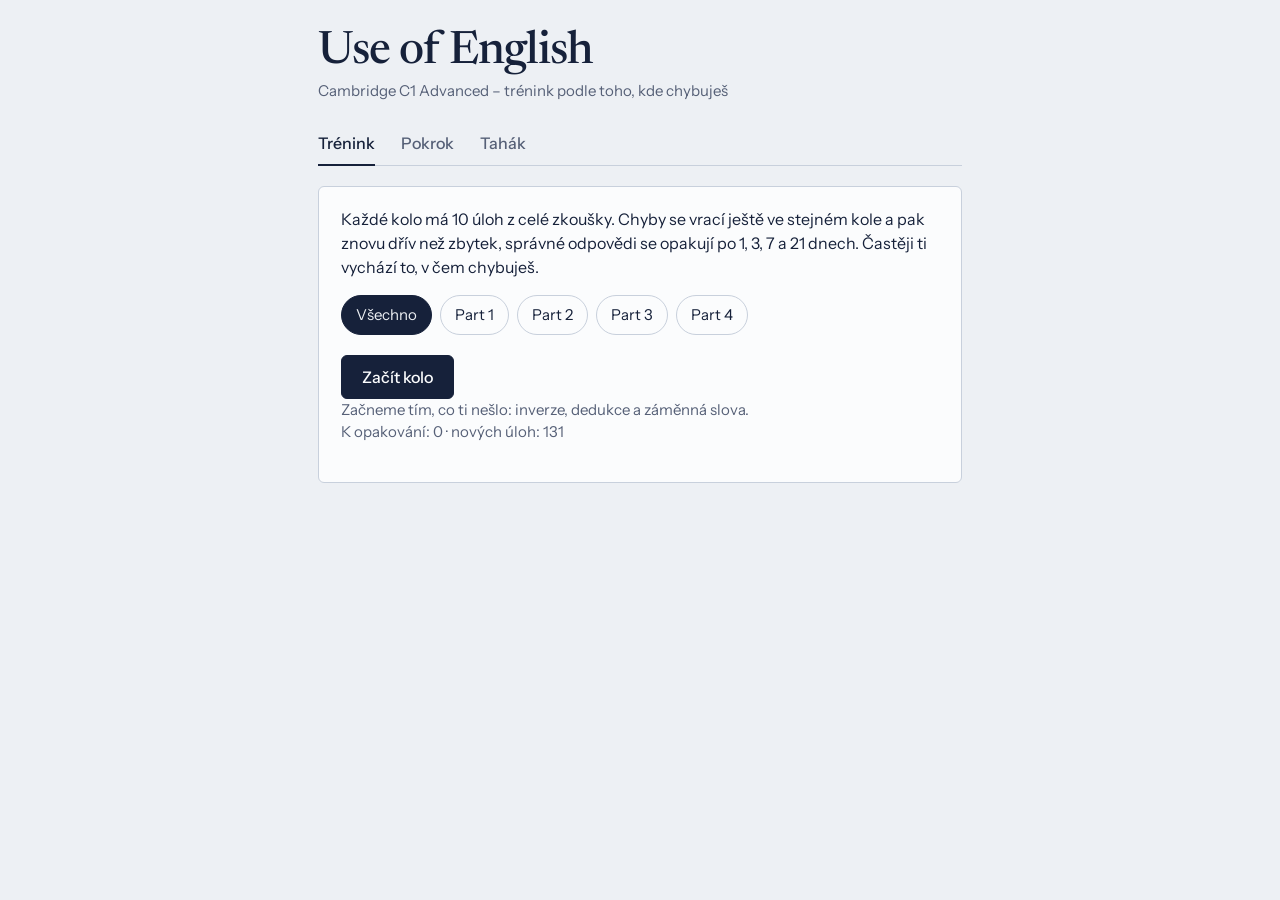
<file: _legacy/uoe-original.html>
<!DOCTYPE html>
<html lang="cs">
<head>
<meta charset="utf-8">
<meta name="viewport" content="width=device-width, initial-scale=1, viewport-fit=cover">
<title>Use of English – C1 trénink</title>
<link rel="manifest" href="manifest.json">
<link rel="icon" href="icon-192.png">
<link rel="apple-touch-icon" href="icon-192.png">
<meta name="theme-color" content="#16213A">
<link rel="preconnect" href="https://fonts.googleapis.com">
<link rel="preconnect" href="https://fonts.gstatic.com" crossorigin>
<link href="https://fonts.googleapis.com/css2?family=Caveat:wght@600&family=Instrument+Sans:wght@400;500;600&family=Newsreader:ital,opsz,wght@0,6..72,400;0,6..72,500;0,6..72,600;1,6..72,400&display=swap" rel="stylesheet">
<style>
:root{
  --paper:#EDF0F4; --sheet:#FBFCFD; --ink:#16213A; --muted:#566077; --rule:#C8D0DC;
  --soft:#E3E8EF; --red:#C4262D; --green:#1B7A4C; --hl:#FFF0A6;
  --accent:#16213A; --accent-ink:#FBFCFD;
  --serif:"Newsreader", Georgia, "Times New Roman", serif;
  --sans:"Instrument Sans", system-ui, -apple-system, "Segoe UI", Roboto, sans-serif;
  --hand:"Caveat", "Segoe Script", "Bradley Hand", "Comic Sans MS", cursive;
  box-sizing:border-box;
  padding-top:env(safe-area-inset-top,0px);
  padding-bottom:env(safe-area-inset-bottom,0px);
}
@media (prefers-color-scheme: dark){
  :root:not([data-theme="light"]){
    --paper:#0E1320; --sheet:#171E2F; --ink:#E8EDF7; --muted:#9AA5BB; --rule:#2B3550;
    --soft:#202A40; --red:#FF7A7A; --green:#62D39C; --hl:#4B4521;
    --accent:#E8EDF7; --accent-ink:#0E1320;
  }
}
:root[data-theme="dark"]{
  --paper:#0E1320; --sheet:#171E2F; --ink:#E8EDF7; --muted:#9AA5BB; --rule:#2B3550;
  --soft:#202A40; --red:#FF7A7A; --green:#62D39C; --hl:#4B4521;
  --accent:#E8EDF7; --accent-ink:#0E1320;
}
html{scroll-padding-top:env(safe-area-inset-top,0px)}
*,*::before,*::after{box-sizing:inherit}
body{margin:0;background:var(--paper);color:var(--ink);font-family:var(--sans);font-size:16px;line-height:1.5;-webkit-text-size-adjust:100%}
main{max-width:680px;margin:0 auto;padding:22px 18px 56px}
h1{font-family:var(--serif);font-weight:500;font-size:clamp(34px,8vw,46px);line-height:1.05;letter-spacing:-0.02em;margin:6px 0 4px}
.sub{margin:0 0 18px;color:var(--muted);font-size:15px}
nav{display:flex;gap:26px;border-bottom:1px solid var(--rule);margin-bottom:20px}
.tab{appearance:none;background:none;border:0;border-bottom:2px solid transparent;padding:10px 0 9px;margin-bottom:-1px;font:inherit;font-weight:500;color:var(--muted);cursor:pointer}
.tab[aria-selected="true"]{color:var(--ink);border-bottom-color:var(--ink)}
button{font-family:inherit}
:focus-visible{outline:3px solid #4C8DFF;outline-offset:2px;border-radius:4px}

.sheet{background:var(--sheet);border:1px solid var(--rule);border-radius:6px;padding:20px 22px 22px}
.meta{display:flex;justify-content:space-between;align-items:center;gap:12px;color:var(--muted);font-size:14px;margin-bottom:10px}
.bar{height:3px;background:var(--soft);border-radius:2px;margin:0 0 18px;overflow:hidden}
.bar>i{display:block;height:100%;background:var(--ink);transition:width .3s}
.again{background:var(--hl);color:var(--ink);padding:1px 9px;border-radius:10px;font-size:13px;font-weight:500}

.orig{font-family:var(--serif);font-size:19px;line-height:1.55;margin:0 0 14px;color:var(--ink)}
.keyrow{display:flex;align-items:center;gap:12px;margin:0 0 14px;flex-wrap:wrap}
.keybox{display:inline-block;border:1.5px solid var(--ink);border-radius:3px;padding:2px 12px;font-weight:600;letter-spacing:.06em;font-size:15px;background:var(--sheet)}
.keybox.inline{margin-left:12px;vertical-align:2px}
.note{color:var(--muted);font-size:13px}
.text{font-family:var(--serif);font-size:clamp(20px,4.6vw,23px);line-height:2.15;margin:0 0 18px}
.gap-in{font:inherit;color:var(--ink);background:transparent;border:0;border-bottom:2px solid var(--ink);border-radius:0;text-align:center;padding:0 4px;max-width:100%;min-width:6ch}
.gap-in:focus{outline:none;background:var(--hl)}
.gap-blank{display:inline-block;width:5.5ch;border-bottom:2px solid var(--ink);vertical-align:-2px}
.filled{padding:0 .2em;border-bottom:2px solid var(--ink)}
.filled.ok{border-bottom-color:var(--green);color:var(--green);font-weight:500}
.filled.ok::after{content:" ✓";font-family:var(--sans);font-size:.8em}
.filled.bad{border-bottom:0}
.filled.bad s{text-decoration-color:var(--red);text-decoration-thickness:2px;color:var(--muted)}
.pen{display:inline-block;font-family:var(--hand);font-weight:600;font-size:1.3em;line-height:1;color:var(--red);margin-left:.4em;transform:rotate(-2deg);animation:write .55s ease-out both}
@keyframes write{from{clip-path:inset(-4px 100% -4px 0)}to{clip-path:inset(-4px 0 -4px 0)}}

.row{display:flex;gap:10px;flex-wrap:wrap;align-items:center}
.btn{appearance:none;font-size:16px;font-weight:500;min-height:44px;padding:0 20px;border-radius:6px;cursor:pointer;border:1.5px solid var(--ink)}
.btn.primary{background:var(--accent);color:var(--accent-ink)}
.btn.ghost{background:transparent;color:var(--ink);border-color:var(--rule)}
.btn.ghost:hover{border-color:var(--ink)}
.hint{margin:12px 0 0;color:var(--muted);font-size:14px;min-height:1.2em}

.opts{display:grid;gap:8px;margin:0 0 16px}
.opt{appearance:none;display:flex;gap:12px;align-items:baseline;text-align:left;width:100%;min-height:46px;padding:10px 14px;background:transparent;color:var(--ink);border:1.5px solid var(--rule);border-radius:6px;font-family:var(--serif);font-size:19px;cursor:pointer}
.opt i{font-family:var(--sans);font-style:normal;font-size:14px;color:var(--muted);width:1ch}
.opt:hover:not(:disabled){border-color:var(--ink)}
.opt:disabled{cursor:default}
.opt.right{border-color:var(--green);background:color-mix(in srgb,var(--green) 12%,transparent)}
.opt.wrong{border-color:var(--red);background:color-mix(in srgb,var(--red) 10%,transparent);text-decoration:line-through;text-decoration-color:var(--red)}

.fb{border-left:3px solid var(--green);padding:2px 0 2px 14px;margin:0 0 18px}
.fb.bad{border-left-color:var(--red)}
.fb .verdict{margin:0 0 4px;font-weight:600}
.fb .why{margin:0;font-size:15.5px}
.fb .alts{margin:6px 0 0;font-size:14px;color:var(--muted)}

.home p{margin:0 0 16px}
.chips{display:flex;gap:8px;flex-wrap:wrap;margin:0 0 20px}
.chip{appearance:none;min-height:40px;padding:0 14px;border-radius:20px;border:1.5px solid var(--rule);background:transparent;color:var(--ink);font-size:15px;cursor:pointer}
.chip[aria-pressed="true"]{background:var(--ink);color:var(--paper);border-color:var(--ink)}
.plan{color:var(--muted);font-size:15px;margin:16px 0 0}

.score{font-family:var(--serif);font-size:clamp(34px,8vw,44px);line-height:1.1;margin:0 0 4px}
.errs{margin:18px 0 20px;padding:0;list-style:none;display:grid;gap:14px}
.errs li{font-family:var(--serif);font-size:18px;line-height:1.7;border-top:1px solid var(--rule);padding-top:12px}
.errs b{font-weight:600;color:var(--green)}

.grid{display:grid;grid-template-columns:repeat(auto-fit,minmax(130px,1fr));gap:10px;margin:0 0 22px}
.stat{border:1px solid var(--rule);border-radius:6px;padding:12px 14px;background:var(--sheet)}
.stat b{display:block;font-family:var(--serif);font-size:28px;font-weight:500;line-height:1.1}
.stat span{font-size:13.5px;color:var(--muted)}
h2{font-family:var(--serif);font-weight:500;font-size:24px;margin:26px 0 10px}
.cats{display:grid;gap:12px}
.cat .top{display:flex;justify-content:space-between;gap:10px;font-size:15px;margin-bottom:4px}
.cat .top span:last-child{color:var(--muted)}
.cat .track{height:8px;background:var(--soft);border-radius:4px;overflow:hidden}
.cat .track i{display:block;height:100%;background:var(--ink);border-radius:4px}
.cat .track i.low{background:var(--red)}
.link-btn{appearance:none;background:none;border:0;padding:0;color:var(--muted);font-size:14px;text-decoration:underline;cursor:pointer}

.cheat details{border-bottom:1px solid var(--rule);padding:4px 0}
.cheat summary{cursor:pointer;font-family:var(--serif);font-size:20px;padding:12px 0;list-style:none}
.cheat summary::-webkit-details-marker{display:none}
.cheat summary::after{content:"+";float:right;color:var(--muted)}
.cheat details[open] summary::after{content:"–"}
.cheat .body{padding:0 0 14px;font-size:15.5px}
.cheat .body p{margin:0 0 10px}
.cheat .body ul{margin:0 0 10px;padding-left:20px}
.cheat .body li{margin:3px 0}
.cheat em{font-family:var(--serif);font-size:17px}

@media (prefers-reduced-motion:reduce){*{transition:none!important;animation:none!important}}
</style>
</head>
<body>
<main>
  <h1>Use of English</h1>
  <p class="sub" id="sub">Cambridge C1 Advanced – trénink podle toho, kde chybuješ</p>
  <nav role="tablist" aria-label="Sekce">
    <button class="tab" role="tab" data-v="train" aria-selected="true">Trénink</button>
    <button class="tab" role="tab" data-v="stats" aria-selected="false">Pokrok</button>
    <button class="tab" role="tab" data-v="cheat" aria-selected="false">Tahák</button>
  </nav>
  <div id="stage"></div>
</main>

<script>
/* ---------- helpers ---------- */
const $ = (s, r=document) => r.querySelector(s);
const esc = s => String(s).replace(/&/g,"&amp;").replace(/</g,"&lt;").replace(/>/g,"&gt;").replace(/"/g,"&quot;");
const norm = s => String(s).toLowerCase().replace(/[’‘`´]/g,"'").replace(/[.,;!?]+/g," ").replace(/\s+/g," ").trim();
const plural = n => n===1 ? "slovo" : (n>=2 && n<=4 ? "slova" : "slov");
const shuffle = a => { for(let i=a.length-1;i>0;i--){const j=Math.floor(Math.random()*(i+1));[a[i],a[j]]=[a[j],a[i]];} return a; };

/* ---------- question bank ---------- */
const CATS = {
  inv:"Inverze", ded:"Modály – dedukce", pas:"Trpný rod a have sth done", cond:"Podmínky a wish",
  link:"Spojky a protiklad", prep:"Předložky a vazby", gram:"Gramatické struktury",
  wfa:"Tvoření slov – předpony a přípony", wfc:"Tvoření slov – záměnná slova", col:"Kolokace a frázová slovesa"
};
const PARTS = {1:"Part 1 · výběr z možností", 2:"Part 2 · doplň jedno slovo", 3:"Part 3 · tvoření slov", 4:"Part 4 · přeformulování"};

const kt=(id,cat,a,key,text,ans,why)=>({id,part:4,type:"kt",cat,a,key,text,ans,why});
const oc=(id,cat,text,ans,why)=>({id,part:2,type:"oc",cat,text,ans,why});
const wf=(id,cat,text,key,ans,why)=>({id,part:3,type:"wf",cat,text,key,ans,why});
const mc=(id,cat,text,opts,correct,why)=>({id,part:1,type:"mc",cat,text,opts,correct,why});

const BANK = [
/* Part 4 */
kt("kt01","inv","I only realised I'd lost my keys when I got home.","UNTIL","Not ____ I realised I'd lost my keys.",["until I got home did","until I arrived home did","until I got back home did","until I reached home did"],"Po „Not until“ následuje inverze: Not until + okolnost + pomocné sloveso + podmět → Not until I got home did I realise."),
kt("kt02","inv","The lights went out immediately after we sat down.","SOONER","No ____ than the lights went out.",["sooner had we sat down","sooner had we sat","sooner had we taken our seats"],"No sooner + had + podmět + 3. tvar … than + minulý čas. Je to inverze, proto had před „we“."),
kt("kt03","inv","I have never been treated so rudely before.","NEVER","____ so rudely before.",["never have I been treated"],"Never na začátku věty → pomocné sloveso před podmět: Never have I been treated."),
kt("kt04","ded","Perhaps she missed the train.","MIGHT","She ____ the train.",["might have missed"],"might / may / could + have + 3. tvar = možná se to stalo v minulosti."),
kt("kt05","ded","I'm sure he didn't see me, otherwise he would have said hello.","CAN'T","He ____ me, otherwise he would have said hello.",["can't have seen"],"can't have + 3. tvar = určitě se to nestalo. Klíčové slovo se nesmí měnit, „can not“ ani „cannot“ by neprošlo."),
kt("kt06","ded","She will certainly be delighted with the news.","BOUND","She ____ delighted with the news.",["is bound to be"],"be bound to + infinitiv = určitě, nevyhnutelně."),
kt("kt07","pas","A mechanic repaired my car yesterday.","HAD","I ____ yesterday.",["had my car repaired"],"have + předmět + 3. tvar = nechat si něco udělat."),
kt("kt08","pas","It is thought that the thief entered through the window.","THOUGHT","The thief ____ entered through the window.",["is thought to have"],"Osobní trpný rod: is thought to + infinitiv. Když se děj stal dřív: to have + 3. tvar."),
kt("kt09","cond","I would have failed without your help.","HAD","____ your help, I would have failed.",["had it not been for"],"Had it not been for = if it hadn't been for. Inverze nahrazuje „if“ ve 3. kondicionálu."),
kt("kt10","cond","I regret not saving more money when I was younger.","WISH","I ____ more money when I was younger.",["wish I had saved","wish I'd saved"],"wish + had + 3. tvar = lítost nad minulostí."),
kt("kt11","gram","The exam wasn't as easy as Jana had expected.","HARDER","The exam ____ Jana had expected.",["was harder than","was much harder than","was a lot harder than","was far harder than","was even harder than"],"not as easy as = harder than. Pozor na „than“, ne „as“."),
kt("kt12","gram","He is too young to drive.","ENOUGH","He ____ drive.",["is not old enough to","isn't old enough to"],"too + přídavné jméno = not + opačné přídavné jméno + enough."),
kt("kt13","link","Although it was raining, we went out.","SPITE","We went out ____ the rain.",["in spite of"],"in spite of + podstatné jméno (nebo -ing). Pozor: in spite OF, ale despite bez „of“."),
kt("kt14","pas","They are building a new bridge.","BEING","A new bridge ____ built.",["is being"],"Průběhový trpný rod: is / are being + 3. tvar."),
kt("kt15","gram","It doesn't matter how hard you try; you won't persuade her.","MATTER","No ____ you try, you won't persuade her.",["matter how hard"],"No matter how / what / who / where = ať už jak / co / kdo / kde."),
kt("kt16","inv","He had no idea that the police were watching him.","LITTLE","____ that the police were watching him.",["little did he know","little did he realise","little did he realize","little did he suspect"],"Little na začátku věty = vůbec ne: Little + did + podmět + základní tvar."),
kt("kt17","prep","This is definitely not the best solution.","MEANS","This is ____ the best solution.",["by no means"],"by no means = v žádném případě, rozhodně ne. Ustálené spojení, v Part 2 i 4 se opakuje."),

/* Part 2 */
oc("oc01","inv","Not only ____ it distract them from schoolwork, but it can also damage their self-esteem.",["does"],"Not only na začátku věty → inverze, v přítomném čase se použije does."),
oc("oc02","inv","Rarely ____ I seen such a beautiful view.",["have"],"Rarely / seldom / never + pomocné sloveso + podmět: Rarely have I seen."),
oc("oc03","inv","Hardly had we left the house ____ it started to snow.",["when","before"],"Hardly / scarcely had … when. Po „no sooner“ ale následuje than."),
oc("oc04","inv","No sooner had I arrived ____ it started to rain.",["than"],"No sooner … than. Po „hardly“ je when."),
oc("oc05","cond","Had I known about the problem, I ____ have helped.",["would","could","might"],"Had I known = If I had known (3. kondicionál), tedy would / could / might have + 3. tvar."),
oc("oc06","cond","If it ____ not been for your help, I would have failed.",["had"],"If it had not been for = kdyby nebylo."),
oc("oc07","prep","She insisted ____ paying for the meal.",["on"],"insist on + -ing."),
oc("oc08","prep","I'm not used ____ getting up so early.",["to"],"be used to + -ing = být zvyklý. (used to + infinitiv = dřív jsem)."),
oc("oc09","prep","She apologised ____ being late.",["for"],"apologise for + -ing."),
oc("oc10","prep","I look forward ____ hearing from you soon.",["to"],"look forward to + -ing."),
oc("oc11","gram","The more you practise, ____ better you'll become.",["the"],"the + srovnávací stupeň …, the + srovnávací stupeň = čím víc …, tím víc."),
oc("oc12","gram","It was such a long journey ____ we were exhausted.",["that"],"such + (a) + podstatné jméno + that … (so + přídavné jméno + that)."),
oc("oc13","link","____ the weather was terrible, the match went ahead.",["although","though"],"Although / though + celá věta. Despite a in spite of potřebují podstatné jméno nebo -ing."),
oc("oc14","link","He loves sport, ____ his brother prefers reading.",["whereas","while","but"],"whereas / while = zatímco (protiklad dvou osob nebo věcí)."),
oc("oc15","gram","I'd rather you ____ smoke in here.",["didn't"],"would rather + podmět + minulý čas = raději bych, abys …"),
oc("oc16","inv","Not until the end of the film ____ I realise who the killer was.",["did"],"Not until … → inverze s pomocným slovesem did."),
oc("oc17","prep","She is, ____ a doubt, the best candidate for the job.",["without","beyond"],"without a doubt / beyond a doubt = bez pochyby."),
oc("oc18","cond","If I ____ you, I would accept the offer.",["were","was"],"If I were you = být na tvém místě. Ve formálním jazyce preferuj were."),

/* Part 3 */
wf("wf01","wfc","Automation has greatly improved worker ____.","PRODUCE",["productivity"],"production = výroba (what is made), productivity = výkonnost, efektivita."),
wf("wf02","wfa","The film was so ____ that I fell asleep.","BORE",["boring"],"-ing = co způsobuje pocit (boring), -ed = kdo ho má (bored)."),
wf("wf03","wfa","She spoke ____ about her experiences abroad.","HONEST",["honestly"],"Příslovce: přídavné jméno + -ly."),
wf("wf04","wfa","The ____ of the new law is still unclear.","IMPLEMENT",["implementation"],"Sloveso na -ate/-ment → podstatné jméno na -ation: implement → implementation."),
wf("wf05","wfa","It is ____ to predict the weather months ahead.","POSSIBLE",["impossible"],"Před p, b, m se používá im- (impossible, impatient, immature)."),
wf("wf06","wfa","He was ____ by the news of his friend's death.","DEVASTATE",["devastated"],"Pocit u osoby = -ed. Slovo končí na -e, přidá se jen -d."),
wf("wf07","wfa","The team achieved remarkable ____ in a short time.","SUCCEED",["success"],"succeed (sloveso) → success (podstatné jméno) → successful (přídavné jméno)."),
wf("wf08","wfa","His ____ behaviour got him fired.","RESPONSIBLE",["irresponsible"],"Před r se píše ir- (irregular, irrelevant, irresponsible)."),
wf("wf09","wfc","We need a more ____ way of heating the house, to save money.","ECONOMY",["economical"],"economical = úsporný, economic = hospodářský, ekonomický."),
wf("wf10","wfc","The country is facing a serious ____ crisis.","ECONOMY",["economic"],"economic = týkající se ekonomiky země. economical = úsporný."),
wf("wf11","wfa","Her ____ to the job was obvious to everyone.","COMMIT",["commitment"],"commit → commitment (bez zdvojeného t před -ment)."),
wf("wf12","wfa","The two paintings are almost ____.","DISTINGUISH",["indistinguishable"],"in- + distinguish + -able = nerozlišitelný."),
wf("wf13","wfa","You should show more ____ towards other people's feelings.","SENSITIVE",["sensitivity"],"-ive → -ivity (sensitive → sensitivity, creative → creativity)."),
wf("wf14","wfa","The plan was ____ because it would have cost far too much.","PRACTICE",["impractical","impracticable"],"Záporná předpona im- před p: impractical."),
wf("wf15","wfc","The signing of the treaty was a ____ moment for the whole country.","HISTORY",["historic"],"historic = významný, přelomový. historical = týkající se historie."),
wf("wf16","wfc","Archaeologists found ____ evidence that the town was founded in 1850.","HISTORY",["historical"],"historical = historický, týkající se minulosti. historic = přelomový."),
wf("wf17","wfa","The ____ of the staff was impressive.","PROFESSION",["professionalism"],"profession → professional → professionalism (chování, přístup)."),

/* Part 1 */
mc("mc01","col","Whether he gets the job will ultimately ____ down to how well he does at the interview.",["come","go","fall","turn"],0,"come down to = v konečném důsledku záležet na."),
mc("mc02","col","Few musicians manage to ____ it big.",["make","take","do","get"],0,"make it big = prorazit, mít velký úspěch."),
mc("mc03","col","He refused to ____ his back on his principles.",["put","turn","set","keep"],1,"turn your back on = otočit se zády, zradit."),
mc("mc04","col","The new law will come ____ force next month.",["to","into","in","on"],1,"come into force = vstoupit v platnost."),
mc("mc05","col","____ to popular belief, goldfish have good memories.",["Contrary","Opposite","In contrast","Against"],0,"contrary to = na rozdíl od (tomu, co se tvrdí). in contrast to by chtělo „to“ a jiný smysl."),
mc("mc06","col","The film is ____ on a true story.",["based","built","made","set"],0,"be based on = vycházet z."),
mc("mc07","col","I'm not very ____ on the idea of living abroad.",["keen","fond","interested","pleased"],0,"keen on, ale fond of, interested in, pleased with."),
mc("mc08","col","The company is currently ____ investigation for tax fraud.",["under","in","on","at"],0,"under investigation / pressure / suspicion."),
mc("mc09","col","We can't afford to ____ any chances with safety.",["make","take","do","have"],1,"take a chance / a risk."),
mc("mc10","col","I take ____ with your claim that the plan is cheap.",["issue","point","matter","debate"],0,"take issue with = nesouhlasit s."),
mc("mc11","col","The government is under increasing ____ to cut taxes.",["pressure","force","strain","stress"],0,"under pressure = pod tlakem."),
mc("mc12","col","The meeting has been ____ off until next week.",["put","called","set","taken"],0,"put off = odložit, call off = zrušit."),

/* ---- rozšíření: Part 4 ---- */
kt("kt18","cond","I didn't go to the party because I was ill.","WOULD","I ____ to the party if I hadn't been ill.",["would have gone"],"3. kondicionál: if + had + 3. tvar → would have + 3. tvar."),
kt("kt19","pas","Someone stole my wallet on the train.","STOLEN","I ____ on the train.",["had my wallet stolen"],"have + předmět + 3. tvar se používá i pro nepříjemné věci, které se ti stanou."),
kt("kt20","ded","I'm sure they were tired after the long journey.","MUST","They ____ tired after the long journey.",["must have been"],"must have + 3. tvar = určitě to tak bylo."),
kt("kt21","inv","She won the race and she also broke the record.","ONLY","Not ____ the race, but she also broke the record.",["only did she win"],"Not only na začátku věty → inverze: Not only did she win."),
kt("kt22","inv","You must not open this door under any circumstances.","CIRCUMSTANCES","Under no ____ open this door.",["circumstances must you","circumstances should you"],"Under no circumstances + modální sloveso + podmět."),
kt("kt23","inv","I only understood the problem when he explained it.","DID","Only when he explained it ____ the problem.",["did I understand"],"Only when / only after + vedlejší věta → inverze v hlavní: did I understand."),
kt("kt24","gram","It was such a boring film that we left early.","SO","The film ____ we left early.",["was so boring that"],"such a + podstatné jméno = so + přídavné jméno (+ that)."),
kt("kt25","gram","I find it hard to get up early.","USED","I'm not ____ up early.",["used to getting"],"be used to + -ing = být na něco zvyklý."),
kt("kt26","gram","She hasn't seen him for ten years.","LAST","The ____ him was ten years ago.",["last time she saw"],"The last time + minulý čas prostý = naposledy."),
kt("kt27","gram","I'd advise you to see a doctor.","BETTER","You ____ a doctor.",["had better see"],"had better + infinitiv bez to = měl bys radši."),
kt("kt28","pas","The police are questioning two men.","BEING","Two men ____ by the police.",["are being questioned"],"Průběhový trpný rod: are being + 3. tvar."),
kt("kt29","prep","I'm sorry I didn't call you earlier.","APOLOGISE","I ____ you earlier.",["apologise for not calling","apologize for not calling","apologise for not having called"],"apologise for + -ing (záporně: for not + -ing)."),
kt("kt30","gram","It's not worth taking a taxi.","POINT","There ____ a taxi.",["is no point in taking","is no point taking"],"There is no point in + -ing = nemá smysl."),
kt("kt31","cond","You can borrow my car as long as you drive carefully.","PROVIDED","You can borrow my car ____ carefully.",["provided that you drive","provided you drive"],"provided (that) = pokud, za podmínky že."),
kt("kt32","prep","Jana is responsible for the sales team.","CHARGE","Jana ____ the sales team.",["is in charge of"],"be in charge of = mít na starosti, vést."),
kt("kt33","col","He didn't pay any attention to the instructions.","NOTICE","He ____ the instructions.",["took no notice of"],"take no notice of = nevšímat si."),

/* ---- rozšíření: Part 2 ---- */
oc("oc19","prep","She is very good ____ solving problems quickly.",["at"],"good at + -ing."),
oc("oc20","prep","He was accused ____ stealing the money.",["of"],"accuse somebody of + -ing."),
oc("oc21","prep","I'm responsible ____ the whole project.",["for"],"responsible for."),
oc("oc22","prep","The success of the plan depends ____ everyone's cooperation.",["on"],"depend on."),
oc("oc23","prep","She prefers coffee ____ tea.",["to"],"prefer A to B (ne than)."),
oc("oc24","gram","I wish I ____ more time to study.",["had"],"wish + minulý čas = přání týkající se přítomnosti."),
oc("oc25","gram","She suggested that he ____ see a doctor.",["should"],"suggest that + (should) + infinitiv."),
oc("oc26","gram","By the time we arrived, the film ____ already started.",["had"],"By the time + minulý čas → předminulý čas v hlavní větě."),
oc("oc27","gram","He is the only student ____ passed the exam.",["who","that"],"Vztažné zájmeno pro osobu: who (nebo that)."),
oc("oc28","gram","The book, ____ I borrowed from the library, was excellent.",["which"],"Nezbytná vsuvka s čárkami: which (that se tam nepoužije)."),
oc("oc29","gram","She asked me ____ I had ever been to Ireland.",["whether","if"],"Nepřímá otázka ano/ne: if nebo whether."),
oc("oc30","link","____ spite of the traffic, we arrived on time.",["in"],"in spite of = navzdory."),
oc("oc31","link","We took a map ____ case we got lost.",["in"],"in case = pro případ, že."),
oc("oc32","link","I'll lend you the money ____ you pay it back.",["provided","providing"],"provided / providing (that) = pokud."),
oc("oc33","gram","It's high time you ____ looking for a job.",["started","began"],"It's (high) time + minulý čas = už je načase."),
oc("oc34","pas","The report is said ____ been written by the CEO.",["to"],"is said to have + 3. tvar."),
oc("oc35","inv","Under ____ circumstances should you open that door.",["no"],"Under no circumstances + inverze (should you)."),
oc("oc36","inv","Only after the lecture ____ I understand the topic.",["did"],"Only after … + inverze s did."),
oc("oc37","gram","She has been learning English ____ she was six.",["since"],"since + bod v čase, for + doba trvání."),
oc("oc38","cond","I would have called you if I ____ known you were awake.",["had"],"3. kondicionál: if + had + 3. tvar."),

/* ---- rozšíření: Part 3 ---- */
wf("wf18","wfa","The ____ of the exam surprised many students.","DIFFICULT",["difficulty","difficulties"],"difficult → difficulty (-y → -ies v množném čísle)."),
wf("wf19","wfa","He showed great ____ in the face of danger.","BRAVE",["bravery"],"brave → bravery (podstatné jméno)."),
wf("wf20","wfa","It was ____ of you to leave without saying goodbye.","POLITE",["impolite"],"Před p je im-: impolite."),
wf("wf21","wfa","The ____ of the band has grown steadily.","POPULAR",["popularity"],"-ar → -arity: popular → popularity."),
wf("wf22","wfa","Her ____ with the result was obvious from her frown.","SATISFY",["dissatisfaction"],"Záporná předpona dis- + satisfaction."),
wf("wf23","wfa","The ____ of the discovery was not appreciated at first.","SIGNIFY",["significance"],"significant → significance (-ant → -ance)."),
wf("wf24","wfa","He is a very ____ driver and never takes risks.","CAUTION",["cautious"],"caution → cautious (-ious)."),
wf("wf25","wfa","We were ____ by the speed of the progress.","ASTONISH",["astonished"],"Pocit u osoby → -ed (astonished). -ing by popisovalo věc."),
wf("wf26","wfa","The ____ between the two designs is striking.","SIMILAR",["similarity","similarities"],"similar → similarity."),
wf("wf27","wfa","There has been a ____ increase in house prices.","DRAMA",["dramatic"],"drama → dramatic (přídavné jméno)."),
wf("wf28","wfa","Despite the evidence, many people remain ____ to change their habits.","WILL",["unwilling"],"Kontext „despite“ ukazuje na zápor: un- + willing."),
wf("wf29","wfc","She has an ____ mind and writes wonderful stories.","IMAGINE",["imaginative"],"imaginative = nápaditý, imaginary = neexistující, vymyšlený."),
wf("wf30","wfc","He was frightened by an ____ monster under his bed.","IMAGINE",["imaginary"],"imaginary = neexistující, vymyšlený. imaginative = nápaditý."),
wf("wf31","wfc","It would be more ____ to wait until the weather improves.","SENSE",["sensible"],"sensible = rozumný, sensitive = citlivý."),
wf("wf32","wfc","She is very ____ about her weight and hates being teased.","SENSE",["sensitive"],"sensitive = citlivý, sensible = rozumný."),
wf("wf33","wfa","He gave an ____ answer that told us nothing.","INFORM",["uninformative"],"un + informative = neinformativní, nic neříkající."),

/* ---- rozšíření: Part 1 ---- */
mc("mc13","col","The two companies have decided to ____ forces to develop a new product.",["join","tie","bind","link"],0,"join forces = spojit síly."),
mc("mc14","col","I can't ____ up with his constant complaining any longer.",["put","stand","take","hold"],0,"put up with = snášet, smířit se s."),
mc("mc15","col","She takes ____ her mother in her love of music.",["after","over","on","to"],0,"take after = být podobný (v rodině). take over = převzít."),
mc("mc16","col","We've run ____ of milk; can you buy some?",["out","off","down","away"],0,"run out of = dojít (zásoby)."),
mc("mc18","col","She was ____ with joy when she heard the news.",["bursting","exploding","breaking","flooding"],0,"bursting with joy / pride / energy."),
mc("mc19","col","The government has come ____ fire for its handling of the crisis.",["under","into","onto","above"],0,"come under fire = být kritizován."),
mc("mc20","col","I have a lot ____ common with my cousin.",["in","by","at","of"],0,"have a lot in common = mít hodně společného."),
mc("mc21","col","He is known ____ his generosity.",["for","as","by","with"],0,"be known for = být znám čím. known as = znám jako."),
mc("mc22","col","The company aims to ____ a profit by the end of the year.",["make","do","get","win"],0,"make a profit = vydělat."),
mc("mc23","col","He was found guilty and ____ to five years in prison.",["sentenced","judged","condemned","punished"],0,"be sentenced to = být odsouzen k (trestu)."),
mc("mc24","col","It's a ____ of time trying to persuade him.",["waste","loss","spend","lack"],0,"a waste of time = ztráta času."),
mc("mc25","col","We need to ____ at a decision by Friday.",["arrive","come","get","reach"],0,"arrive at a decision. Bez předložky by šlo reach a decision."),
mc("mc26","col","The results were ____ with what we had expected.",["consistent","equal","same","agree"],0,"consistent with = v souladu s."),
mc("mc27","col","At first I was reluctant, but she ____ me into going.",["talked","spoke","said","told"],0,"talk somebody into doing = přemluvit."),
mc("mc28","col","Let's not jump ____ conclusions before we have all the facts.",["to","at","on","into"],0,"jump to conclusions = dělat ukvapené závěry."),
];
BANK.forEach(it => { if(it.ans) it.ansN = it.ans.map(norm); });
const BY_ID = Object.fromEntries(BANK.map(i=>[i.id,i]));

/* ---------- storage ---------- */
const KEY = "uoe-c1-v1";
const DAY = 864e5, INTERVALS = [0, DAY, 3*DAY, 7*DAY, 21*DAY];
const SEED_WEAK = ["inv","ded","wfc","link"];
function load(){ try{ const s = JSON.parse(localStorage.getItem(KEY)); if(s && s.items) return s; }catch(e){} return {items:{},cats:{},log:[],days:[]}; }
let store = load();
function save(){ try{ localStorage.setItem(KEY, JSON.stringify(store)); }catch(e){} }

function weak(cat){
  const c = store.cats[cat] || {seen:0, ok:0};
  const prior = SEED_WEAK.includes(cat) ? 0.4 : 0.65;
  return 1 - (c.ok + prior*4) / (c.seen + 4);
}
function todayStr(d=new Date()){ return d.getFullYear()+"-"+String(d.getMonth()+1).padStart(2,"0")+"-"+String(d.getDate()).padStart(2,"0"); }
function streak(){
  const set = new Set(store.days); let n = 0; const d = new Date();
  if(!set.has(todayStr(d))) d.setDate(d.getDate()-1);
  while(set.has(todayStr(d))){ n++; d.setDate(d.getDate()-1); }
  return n;
}

/* ---------- session ---------- */
let view = "train", sess = null, partFilter = 0;

function buildSession(n=10){
  const now = Date.now();
  const pool = BANK.filter(it => !partFilter || it.part === partFilter);
  const due = pool.filter(it => store.items[it.id] && store.items[it.id].due <= now)
    .sort((a,b) => (store.items[a.id].box - store.items[b.id].box) || (weak(b.cat) - weak(a.cat)));
  let pick = due.slice(0, n);
  if(pick.length < n){
    const fresh = pool.filter(it => !store.items[it.id])
      .map(it => ({it, w: weak(it.cat) + Math.random()*0.35}))
      .sort((a,b) => b.w - a.w).map(x => x.it);
    pick = pick.concat(fresh.slice(0, n - pick.length));
  }
  if(pick.length < n){
    const rest = pool.filter(it => !pick.includes(it))
      .sort((a,b) => (store.items[a.id].box - store.items[b.id].box) || (Math.random() - .5));
    pick = pick.concat(rest.slice(0, n - pick.length));
  }
  return shuffle(pick);
}
function orderFor(it){ return it.type === "mc" ? shuffle(it.opts.map((_,i)=>i)) : null; }
function startSession(){
  const items = buildSession(10);
  sess = { queue: items.map(item => ({item, retry:false, order: orderFor(item)})), i:0, n: items.length, phase:"q", fb:null, results:[], hinted:false };
  renderTrain();
}

function record(it, ok, hinted, retry, given){
  const s = store.items[it.id] || (store.items[it.id] = {box:0, due:0, seen:0, ok:0});
  s.seen++; if(ok) s.ok++;
  if(!retry){
    const c = store.cats[it.cat] || (store.cats[it.cat] = {seen:0, ok:0});
    c.seen++; if(ok) c.ok++;
  }
  if(ok){ s.box = (!hinted && !retry) ? Math.min(4, s.box+1) : Math.max(s.box, 1); }
  else { s.box = 0; }
  s.due = Date.now() + INTERVALS[s.box];
  if(!ok && !retry){
    store.log.push({id: it.id, given: given == null ? "" : String(given), t: Date.now()});
    if(store.log.length > 40) store.log = store.log.slice(-40);
  }
  const t = todayStr(); if(!store.days.includes(t)){ store.days.push(t); if(store.days.length > 400) store.days = store.days.slice(-400); }
  save();
}

function submit(val, idk){
  const q = sess.queue[sess.i], it = q.item;
  let ok, given;
  if(it.type === "mc"){ given = idk ? null : val; ok = !idk && val === it.correct; }
  else { given = String(val || "").trim(); ok = !idk && given !== "" && it.ansN.includes(norm(given)); }
  record(it, ok, sess.hinted, q.retry, it.type==="mc" ? (given==null ? "" : it.opts[given]) : given);
  if(!q.retry) sess.results.push({it, ok, given});
  if(!ok && !q.retry){
    const pos = Math.min(sess.i + 4, sess.queue.length);
    sess.queue.splice(pos, 0, {item: it, retry:true, order: orderFor(it)});
  }
  sess.phase = "fb"; sess.fb = {given, ok, idk};
  renderTrain();
}
function next(){
  sess.i++; sess.phase = "q"; sess.fb = null; sess.hinted = false;
  renderTrain();
}

/* ---------- rendering: train ---------- */
function correctDisplay(it){ return it.type === "mc" ? it.opts[it.correct] : it.ans[0]; }
function filledText(it){
  const p = it.text.split("____");
  return esc(p[0]) + "<b>" + esc(correctDisplay(it)) + "</b>" + esc(p[1] || "");
}

function renderTrain(){
  const stage = $("#stage");
  if(!sess) return renderHome(stage);
  if(sess.i >= sess.queue.length) return renderDone(stage);
  const q = sess.queue[sess.i], it = q.item, fb = sess.phase === "fb" ? sess.fb : null;
  const done = sess.results.length;
  const pos = Math.min(done + (q.retry ? 0 : 1), sess.n);

  let inner;
  if(fb){
    if(fb.ok){
      inner = `<span class="filled ok">${esc(it.type==="mc" ? it.opts[it.correct] : fb.given)}</span>`;
    } else {
      const wrong = it.type==="mc" ? (fb.given==null ? "" : it.opts[fb.given]) : fb.given;
      inner = `<span class="filled bad"><s>${wrong ? esc(wrong) : "&nbsp;&nbsp;&nbsp;&nbsp;&nbsp;"}</s><b class="pen">${esc(correctDisplay(it))}</b></span>`;
    }
  } else if(it.type === "mc"){
    inner = `<span class="gap-blank"></span>`;
  } else {
    const w = Math.max(8, Math.max(...it.ans.map(a => a.length)) + 2);
    inner = `<input id="ans" class="gap-in" style="width:${w}ch" autocomplete="off" autocapitalize="off" autocorrect="off" spellcheck="false" aria-label="Tvoje odpověď">`;
  }
  const parts = it.text.split("____");
  let html = `<section class="sheet">
    <div class="meta"><span>${PARTS[it.part]}</span><span>${q.retry ? '<span class="again">ještě jednou</span>' : pos + " / " + sess.n}</span></div>
    <div class="bar"><i style="width:${Math.round(done / sess.n * 100)}%"></i></div>`;
  if(it.type === "kt") html += `<p class="orig">${esc(it.a)}</p><p class="keyrow"><span class="keybox">${esc(it.key)}</span><span class="note">použij toto slovo beze změny, celkem 3 až 6 slov</span></p>`;
  html += `<p class="text">${esc(parts[0])}${inner}${esc(parts[1] || "")}${it.type==="wf" ? `<span class="keybox inline">${esc(it.key)}</span>` : ""}</p>`;

  if(it.type === "mc"){
    html += `<div class="opts">` + q.order.map((k,pos) => {
      let cls = "opt";
      if(fb){ if(k === it.correct) cls += " right"; else if(k === fb.given) cls += " wrong"; }
      return `<button class="${cls}" data-k="${k}" ${fb ? "disabled" : ""}><i>${"ABCD"[pos]}</i>${esc(it.opts[k])}</button>`;
    }).join("") + `</div>`;
  }
  if(!fb){
    html += `<div class="row">` +
      (it.type === "mc" ? "" : `<button class="btn primary" id="check">Zkontrolovat</button><button class="btn ghost" id="hint">Nápověda</button>`) +
      `<button class="btn ghost" id="idk">Nevím</button></div><p class="hint" id="hintTxt" aria-live="polite"></p>`;
  } else {
    const alts = it.ans && it.ans.length > 1 ? `<p class="alts">Uznává se i: ${it.ans.slice(1,3).map(esc).join(" · ")}</p>` : "";
    const verdict = fb.ok ? "Správně." : (q.retry ? "Znovu chyba, vrátí se v dalším kole." : "Chyba, vrátí se za pár úloh.");
    const last = sess.i === sess.queue.length - 1;
    html += `<div class="fb ${fb.ok ? "" : "bad"}"><p class="verdict">${verdict}</p><p class="why">${esc(it.why)}</p>${alts}</div>
      <div class="row"><button class="btn primary" id="next">${last ? "Dokončit" : "Dál"}</button></div>`;
  }
  html += `</section>`;
  stage.innerHTML = html;

  if(fb){ $("#next").focus(); $("#next").onclick = next; return; }
  if(it.type === "mc"){
    stage.querySelectorAll(".opt").forEach(b => b.onclick = () => submit(+b.dataset.k, false));
  } else {
    const inp = $("#ans");
    inp.focus();
    inp.addEventListener("keydown", e => { if(e.key === "Enter"){ e.preventDefault(); if(inp.value.trim()) submit(inp.value, false); } });
    $("#check").onclick = () => { if(inp.value.trim()) submit(inp.value, false); else inp.focus(); };
    $("#hint").onclick = () => {
      sess.hinted = true;
      const a = it.ans[0], n = a.split(" ").length;
      $("#hintTxt").textContent = `Odpověď má ${n} ${plural(n)} a začíná na „${a[0].toLowerCase()}“.`;
      inp.focus();
    };
  }
  $("#idk").onclick = () => submit(null, true);
}

function renderHome(stage){
  const now = Date.now();
  const dueN = BANK.filter(it => store.items[it.id] && store.items[it.id].due <= now).length;
  const freshN = BANK.filter(it => !store.items[it.id]).length;
  const seenCats = Object.entries(store.cats).filter(([c,v]) => v.seen >= 3 && CATS[c])
    .sort((a,b) => (a[1].ok/a[1].seen) - (b[1].ok/b[1].seen));
  const weakLine = seenCats.length
    ? `Zatím nejslabší: ${esc(CATS[seenCats[0][0]])} (${seenCats[0][1].ok} z ${seenCats[0][1].seen} napoprvé).`
    : "Začneme tím, co ti nešlo: inverze, dedukce a záměnná slova.";
  stage.innerHTML = `<section class="sheet home">
    <p>Každé kolo má 10 úloh z celé zkoušky. Chyby se vrací ještě ve stejném kole a pak znovu dřív než zbytek, správné odpovědi se opakují po 1, 3, 7 a 21 dnech. Častěji ti vychází to, v čem chybuješ.</p>
    <div class="chips" role="group" aria-label="Část zkoušky">
      ${[[0,"Všechno"],[1,"Part 1"],[2,"Part 2"],[3,"Part 3"],[4,"Part 4"]].map(([k,l]) => `<button class="chip" data-p="${k}" aria-pressed="${partFilter === k}">${l}</button>`).join("")}
    </div>
    <button class="btn primary" id="start">Začít kolo</button>
    <p class="plan">${weakLine}<br>K opakování: ${dueN} · nových úloh: ${freshN}</p>
  </section>`;
  stage.querySelectorAll(".chip").forEach(c => c.onclick = () => { partFilter = +c.dataset.p; renderHome(stage); });
  $("#start").onclick = startSession;
}

function renderDone(stage){
  const first = sess.results;
  const okN = first.filter(r => r.ok).length;
  const errs = first.filter(r => !r.ok);
  stage.innerHTML = `<section class="sheet">
    <p class="score">${okN} z ${first.length} napoprvé</p>
    <p class="note" style="font-size:15px;margin:0">${errs.length ? "Chybné úlohy se vrátí hned v dalším kole." : "Čisté kolo. Příště dostaneš těžší a nové úlohy."}</p>
    ${errs.length ? `<ul class="errs">${errs.map(r => `<li>${filledText(r.it)}<br><span class="note">${esc(r.it.why)}</span></li>`).join("")}</ul>` : `<div style="height:18px"></div>`}
    <div class="row"><button class="btn primary" id="again">Další kolo</button><button class="btn ghost" id="toStats">Pokrok</button></div>
  </section>`;
  $("#again").onclick = startSession;
  $("#toStats").onclick = () => { sess = null; setView("stats"); };
}

/* ---------- rendering: stats ---------- */
let resetArmed = false;
function renderStats(stage){
  const items = Object.values(store.items);
  const seen = items.reduce((a,s) => a + s.seen, 0);
  const cats = Object.values(store.cats);
  const first = cats.reduce((a,c) => a + c.seen, 0), firstOk = cats.reduce((a,c) => a + c.ok, 0);
  const mastered = items.filter(s => s.box >= 3).length;
  const catRows = Object.keys(CATS).map(c => ({c, v: store.cats[c] || {seen:0, ok:0}}))
    .sort((a,b) => (a.v.seen ? a.v.ok/a.v.seen : 2) - (b.v.seen ? b.v.ok/b.v.seen : 2));
  const log = store.log.slice(-12).reverse().filter(l => BY_ID[l.id]);
  stage.innerHTML = `
    <div class="grid">
      <div class="stat"><b>${seen}</b><span>zodpovězeno</span></div>
      <div class="stat"><b>${first ? Math.round(firstOk/first*100) : 0} %</b><span>správně napoprvé</span></div>
      <div class="stat"><b>${mastered} / ${BANK.length}</b><span>zvládnuté úlohy</span></div>
      <div class="stat"><b>${streak()}</b><span>dní v řadě</span></div>
    </div>
    <h2>Podle témat</h2>
    <div class="cats">${catRows.map(({c,v}) => {
      const pct = v.seen ? Math.round(v.ok/v.seen*100) : 0;
      return `<div class="cat"><div class="top"><span>${esc(CATS[c])}</span><span>${v.seen ? v.ok + " z " + v.seen : "zatím nic"}</span></div><div class="track"><i class="${v.seen && pct < 60 ? "low" : ""}" style="width:${pct}%"></i></div></div>`;
    }).join("")}</div>
    <h2>Poslední chyby</h2>
    ${log.length ? `<ul class="errs">${log.map(l => { const it = BY_ID[l.id]; return `<li>${filledText(it)}${l.given ? `<br><span class="note">napsal jsi: <s>${esc(l.given)}</s></span>` : ""}</li>`; }).join("")}</ul>` : `<p class="note">Zatím žádné. Udělej první kolo.</p>`}
    <p><button class="link-btn" id="reset">${resetArmed ? "Opravdu smazat? Klikni znovu" : "Smazat postup"}</button></p>`;
  $("#reset").onclick = () => {
    if(!resetArmed){ resetArmed = true; renderStats(stage); return; }
    store = {items:{},cats:{},log:[],days:[]}; save(); resetArmed = false; sess = null; renderStats(stage);
  };
}

/* ---------- rendering: cheat sheet ---------- */
const CHEAT = [
 ["Inverze po záporných výrazech", `<p>Záporný nebo omezující výraz na začátku věty → pomocné sloveso před podmět. Bez pomocného slovesa se přidá do / does / did.</p>
  <ul><li><em>Not only does</em> it help, but … </li><li><em>Not until</em> I got home <em>did</em> I realise …</li><li><em>No sooner had</em> we sat down <em>than</em> …</li><li><em>Hardly / Scarcely had</em> we left <em>when</em> …</li><li><em>Never / Rarely / Seldom have</em> I seen …</li><li><em>Little did</em> he know …</li><li><em>Under no circumstances / On no account must</em> you …</li><li><em>Only when / Only after</em> … <em>did</em> I understand</li><li><em>Had</em> I known … / <em>Should</em> you need … / <em>Were</em> I you …</li></ul>`],
 ["Modály pro dedukci", `<ul><li><em>must have</em> + 3. tvar = určitě se stalo</li><li><em>can't / couldn't have</em> + 3. tvar = určitě se nestalo</li><li><em>might / may / could have</em> + 3. tvar = možná se stalo</li><li><em>bound to / sure to / certain to</em> + infinitiv = určitě se stane</li><li><em>is said / thought / believed to</em> + infinitiv · <em>to have</em> + 3. tvar pro dřívější děj</li></ul><p>V Part 4 piš <em>can't</em>, když je takhle zadané klíčové slovo. <em>cannot</em> a <em>can not</em> jsou jiná slova.</p>`],
 ["Wish, if only, would rather", `<ul><li><em>wish + minulý čas</em> = přání o přítomnosti (I wish I knew)</li><li><em>wish + had + 3. tvar</em> = lítost nad minulostí</li><li><em>wish + would</em> = stížnost na cizí chování (I wish he would stop)</li><li><em>would rather + podmět + minulý čas</em> = I'd rather you didn't</li><li><em>Had it not been for</em> = kdyby nebylo</li></ul>`],
 ["Záměnná slova v Part 3", `<ul><li><em>production</em> výroba · <em>productivity</em> výkonnost</li><li><em>economic</em> hospodářský · <em>economical</em> úsporný</li><li><em>historic</em> přelomový · <em>historical</em> historický</li><li><em>sensible</em> rozumný · <em>sensitive</em> citlivý</li><li><em>successful</em> úspěšný · <em>successive</em> po sobě jdoucí</li><li><em>comprehensive</em> obsáhlý · <em>comprehensible</em> srozumitelný</li><li><em>imaginary</em> vymyšlený · <em>imaginative</em> nápaditý</li></ul>`],
 ["Part 3: postup", `<ol style="padding-left:20px;margin:0 0 10px"><li>Urči, jaký slovní druh do mezery patří (podstatné jméno, přídavné jméno, příslovce, sloveso).</li><li>Zvaž, jestli věta nechce zápor. Před p, b, m je <em>im-</em>, před r <em>ir-</em>, před l <em>il-</em>, jinak <em>un-, in-, dis-</em>.</li><li>Podstatné jméno může být v množném čísle. Hledej <em>the</em> nebo <em>a</em> a slovesa v množném čísle.</li><li>Zkontroluj pravopis. Překlep bod nedá.</li></ol>`],
 ["Ustálené předložkové vazby", `<ul><li><em>insist on, apologise for, look forward to, be used to</em> + -ing</li><li><em>by no means, without a doubt, in spite of, on no account</em></li><li><em>take issue with, under pressure, come into force, put off</em></li></ul>`],
 ["Jak se body počítají", `<p>Part 1 a 2: 1 bod za mezeru. Part 3: 1 bod za slovo. Part 4: až 2 body za větu, po jednom za každou ze dvou správně zvládnutých částí. Slovo nesmíš měnit a pravopisná chyba stojí bod.</p>`],
];
function renderCheat(stage){
  stage.innerHTML = `<div class="cheat">${CHEAT.map(([t,b],i) => `<details ${i===0?"open":""}><summary>${esc(t)}</summary><div class="body">${b}</div></details>`).join("")}</div>`;
}

/* ---------- navigation ---------- */
function setView(v){
  view = v;
  document.querySelectorAll(".tab").forEach(t => t.setAttribute("aria-selected", String(t.dataset.v === v)));
  const stage = $("#stage");
  if(v === "train") renderTrain();
  else if(v === "stats"){ resetArmed = false; renderStats(stage); }
  else renderCheat(stage);
}
document.querySelectorAll(".tab").forEach(t => t.onclick = () => setView(t.dataset.v));

document.addEventListener("keydown", e => {
  if(view !== "train" || !sess || sess.i >= sess.queue.length) return;
  if(e.target !== document.body) return;
  const it = sess.queue[sess.i].item;
  if(sess.phase === "fb" && e.key === "Enter"){ e.preventDefault(); next(); return; }
  if(sess.phase === "q" && it.type === "mc"){
    const k = "abcd".indexOf(e.key.toLowerCase());
    const n = "1234".indexOf(e.key);
    const idx = k >= 0 ? k : n;
    if(idx >= 0 && idx < it.opts.length) submit(sess.queue[sess.i].order[idx], false);
  }
});

setView("train");
</script>
</body>
</html>
</file>
